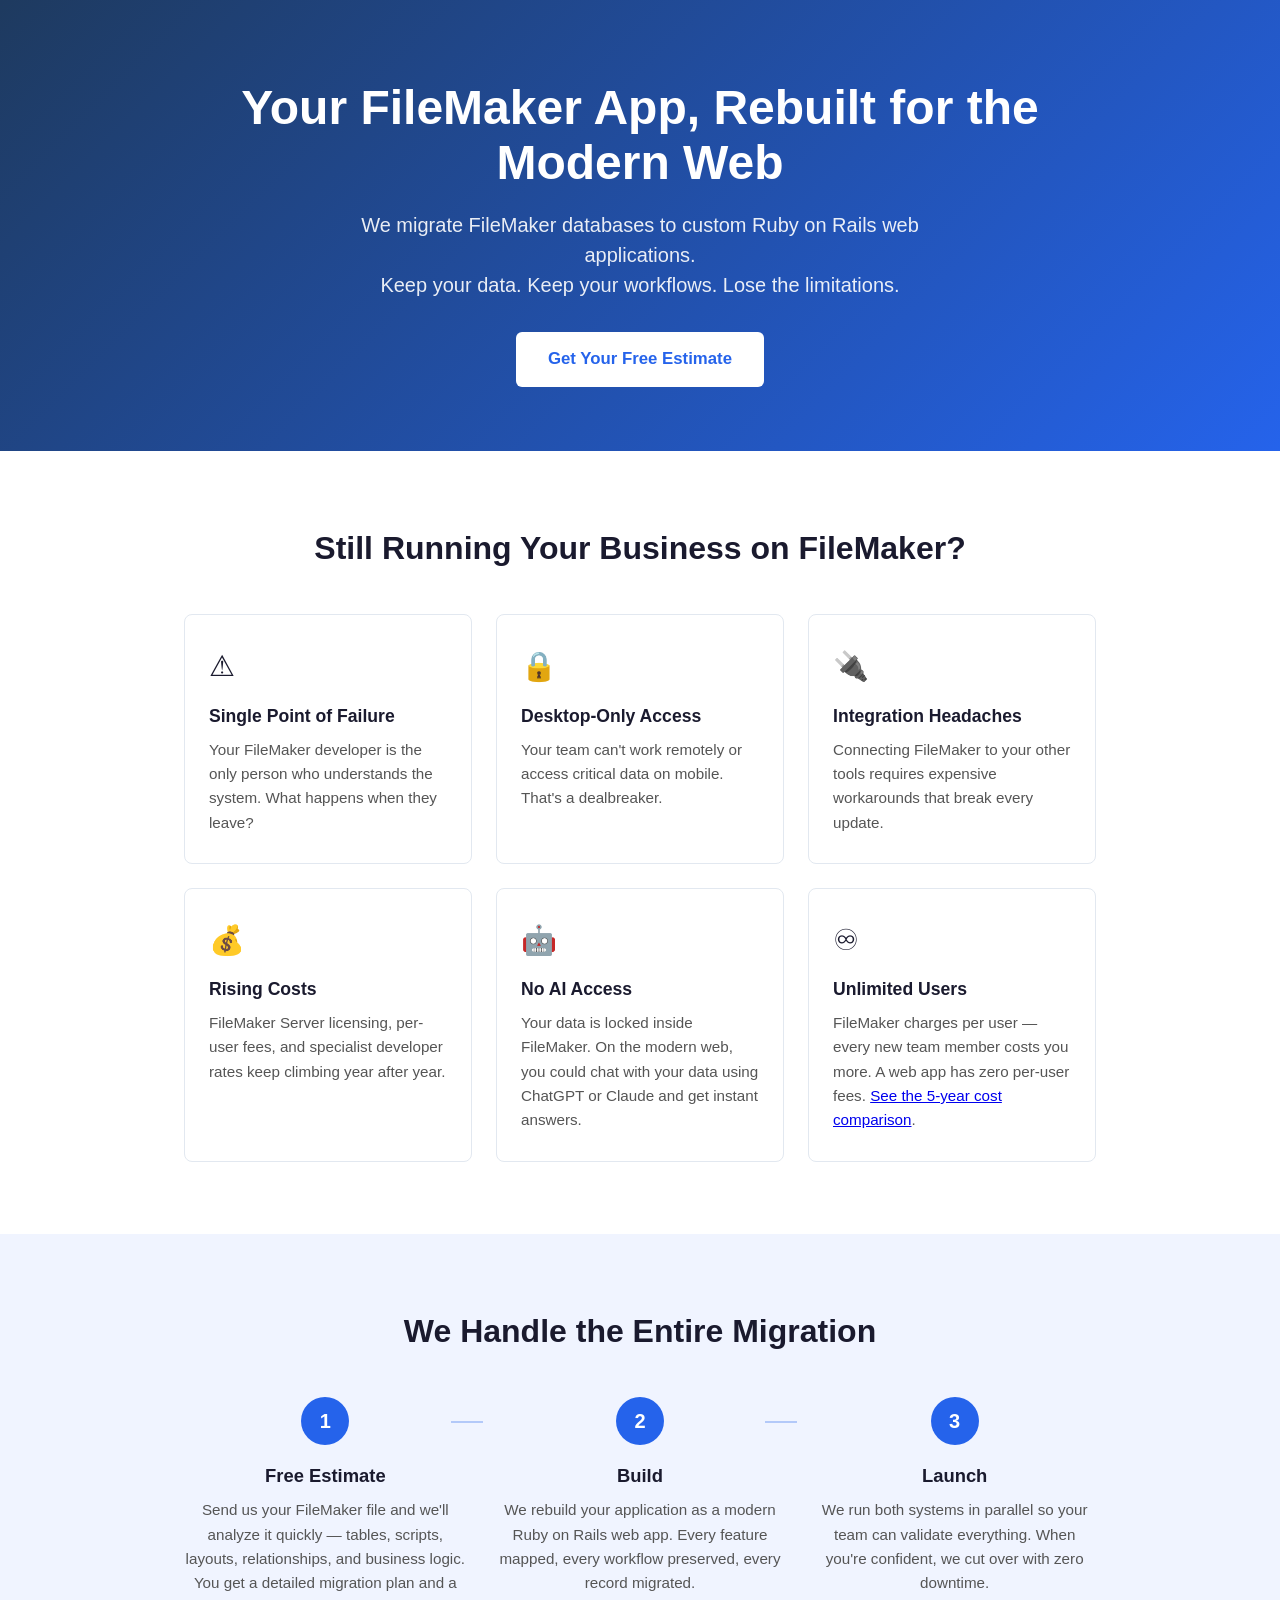
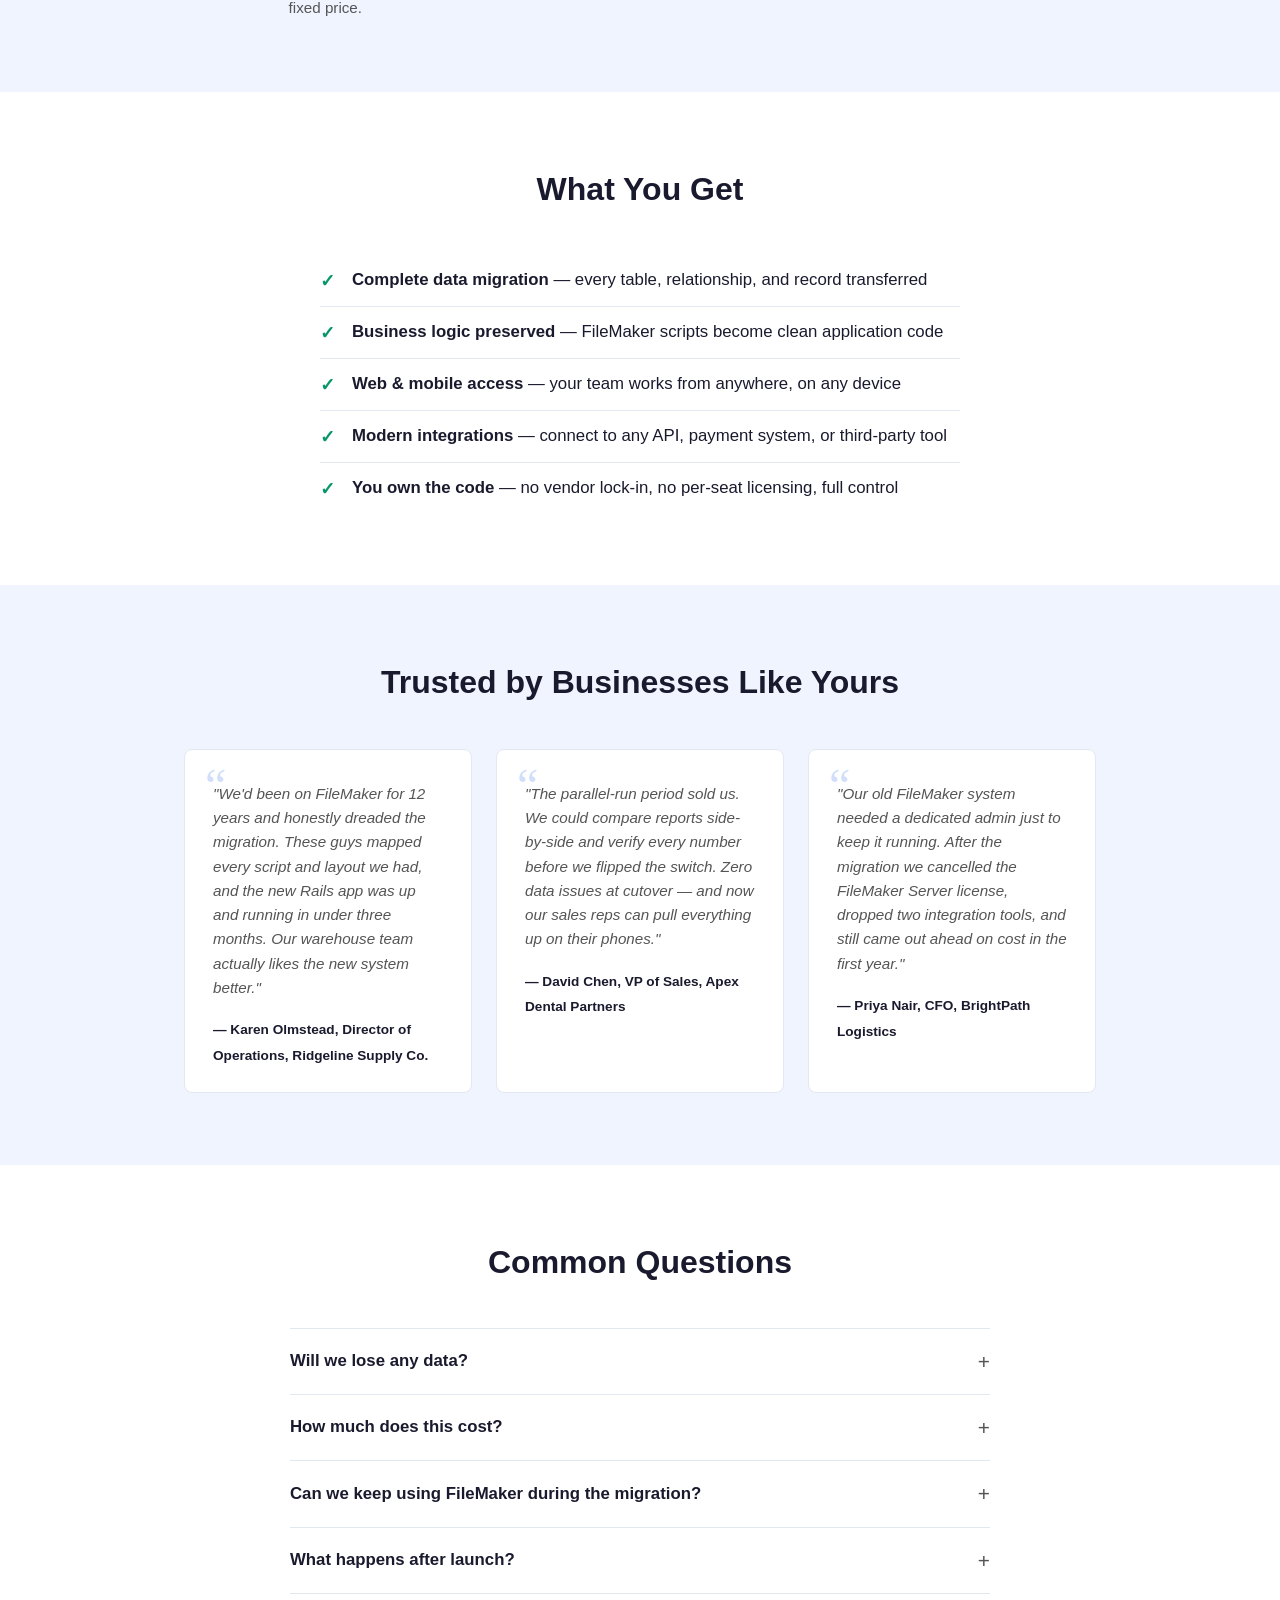
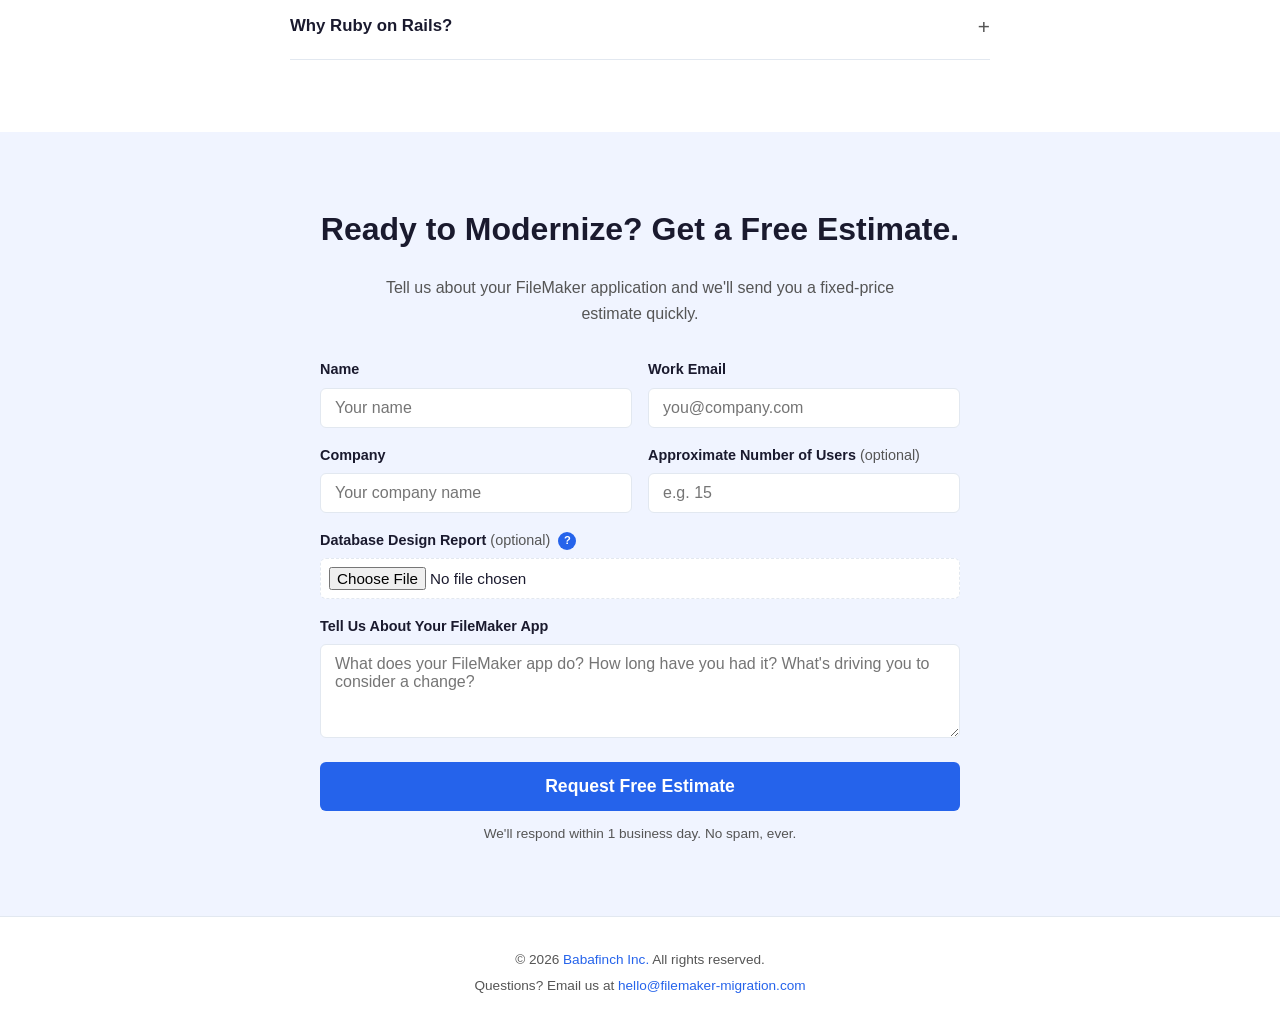
<file: index.html>
<!DOCTYPE html>
<html lang="en">
<head>
  <meta charset="UTF-8">
  <meta name="viewport" content="width=device-width, initial-scale=1.0">

  <!-- Google Ads conversion tracking -->
  <script async src="https://www.googletagmanager.com/gtag/js?id=AW-18123390845"></script>
  <script>
    window.dataLayer = window.dataLayer || [];
    function gtag(){dataLayer.push(arguments);}
    gtag('js', new Date());
    gtag('config', 'AW-18123390845');
  </script>
  <title>FileMaker to Rails Migration | Modernize Your Business App</title>
  <meta name="description" content="We migrate FileMaker databases to modern Ruby on Rails web applications. Keep your data, keep your workflows, lose the limitations. Fixed-price estimates.">
  <link rel="canonical" href="https://filemaker-migration.com/">
  <link rel="icon" href="data:image/svg+xml,<svg xmlns='http://www.w3.org/2000/svg' viewBox='0 0 100 100'><text y='.9em' font-size='90'>🔄</text></svg>">

  <!-- Open Graph -->
  <meta property="og:type" content="website">
  <meta property="og:url" content="https://filemaker-migration.com/">
  <meta property="og:title" content="FileMaker to Rails Migration | Modernize Your Business App">
  <meta property="og:description" content="We migrate FileMaker databases to modern Ruby on Rails web applications. Keep your data, keep your workflows, lose the limitations. Fixed-price estimates.">

  <!-- Twitter Card -->
  <meta name="twitter:card" content="summary">
  <meta name="twitter:title" content="FileMaker to Rails Migration | Modernize Your Business App">
  <meta name="twitter:description" content="We migrate FileMaker databases to modern Ruby on Rails web applications. Keep your data, keep your workflows, lose the limitations. Fixed-price estimates.">

  <link rel="stylesheet" href="style.css">

  <!-- Structured Data: Organization -->
  <script type="application/ld+json">
  {
    "@context": "https://schema.org",
    "@type": "Organization",
    "name": "Babafinch Inc.",
    "url": "https://babafinch.com",
    "email": "hello@filemaker-migration.com"
  }
  </script>

  <!-- Structured Data: Service -->
  <script type="application/ld+json">
  {
    "@context": "https://schema.org",
    "@type": "Service",
    "name": "FileMaker to Rails Migration",
    "description": "We migrate FileMaker databases to modern Ruby on Rails web applications. Complete data migration, business logic preservation, and zero-downtime cutover.",
    "provider": {
      "@type": "Organization",
      "name": "Babafinch Inc.",
      "url": "https://babafinch.com"
    },
    "serviceType": "Database Migration",
    "url": "https://filemaker-migration.com/"
  }
  </script>

  <!-- Structured Data: FAQPage -->
  <script type="application/ld+json">
  {
    "@context": "https://schema.org",
    "@type": "FAQPage",
    "mainEntity": [
      {
        "@type": "Question",
        "name": "Will we lose any data?",
        "acceptedAnswer": {
          "@type": "Answer",
          "text": "No. We migrate every record from your FileMaker database. We also validate the migrated data against the original to ensure nothing is lost or corrupted."
        }
      },
      {
        "@type": "Question",
        "name": "How much does this cost?",
        "acceptedAnswer": {
          "@type": "Answer",
          "text": "We provide a free estimate after reviewing your FileMaker application. Once we've scoped the work, you get a fixed price for the entire migration — no hourly billing, no surprises."
        }
      },
      {
        "@type": "Question",
        "name": "Can we keep using FileMaker during the migration?",
        "acceptedAnswer": {
          "@type": "Answer",
          "text": "Yes. We build the new system alongside your existing one. Your team continues using FileMaker until the new app is fully tested and ready. We handle the final data sync at cutover."
        }
      },
      {
        "@type": "Question",
        "name": "What happens after launch?",
        "acceptedAnswer": {
          "@type": "Answer",
          "text": "We provide documentation and training for your team. We also offer optional ongoing support and maintenance if you want us to continue managing updates and improvements."
        }
      },
      {
        "@type": "Question",
        "name": "Why Ruby on Rails?",
        "acceptedAnswer": {
          "@type": "Answer",
          "text": "Rails is a proven framework used by companies like Shopify, GitHub, and Basecamp. It's ideal for business applications: fast to develop, easy to maintain, and backed by a massive ecosystem of libraries. Your FileMaker data model maps naturally to Rails' database layer."
        }
      }
    ]
  }
  </script>
</head>
<body>

  <!-- Hero -->
  <header class="hero">
    <div class="container">
      <h1>Your FileMaker App, Rebuilt for the Modern Web</h1>
      <p class="subtitle">We migrate FileMaker databases to custom Ruby on Rails web applications.<br>Keep your data. Keep your workflows. Lose the limitations.</p>
      <a href="#contact" class="btn btn-primary">Get Your Free Estimate</a>
    </div>
  </header>

  <!-- Pain Points -->
  <section class="pain-points">
    <div class="container">
      <h2>Still Running Your Business on FileMaker?</h2>
      <div class="card-grid">
        <div class="card">
          <div class="card-icon">&#9888;</div>
          <h3>Single Point of Failure</h3>
          <p>Your FileMaker developer is the only person who understands the system. What happens when they leave?</p>
        </div>
        <div class="card">
          <div class="card-icon">&#128274;</div>
          <h3>Desktop-Only Access</h3>
          <p>Your team can't work remotely or access critical data on mobile. That's a dealbreaker.</p>
        </div>
        <div class="card">
          <div class="card-icon">&#128268;</div>
          <h3>Integration Headaches</h3>
          <p>Connecting FileMaker to your other tools requires expensive workarounds that break every update.</p>
        </div>
        <div class="card">
          <div class="card-icon">&#128176;</div>
          <h3>Rising Costs</h3>
          <p>FileMaker Server licensing, per-user fees, and specialist developer rates keep climbing year after year.</p>
        </div>
        <div class="card">
          <div class="card-icon">&#129302;</div>
          <h3>No AI Access</h3>
          <p>Your data is locked inside FileMaker. On the modern web, you could chat with your data using ChatGPT or Claude and get instant answers.</p>
        </div>
        <div class="card">
          <div class="card-icon">&#9854;</div>
          <h3>Unlimited Users</h3>
          <p>FileMaker charges per user &mdash; every new team member costs you more. A web app has zero per-user fees. <a href="/filemaker-cost-vs-web-app.html">See the 5-year cost comparison</a>.</p>
        </div>
      </div>
    </div>
  </section>

  <!-- Process -->
  <section class="process">
    <div class="container">
      <h2>We Handle the Entire Migration</h2>
      <div class="steps">
        <div class="step">
          <div class="step-number">1</div>
          <h3>Free Estimate</h3>
          <p>Send us your FileMaker file and we'll analyze it quickly &mdash; tables, scripts, layouts, relationships, and business logic. You get a detailed migration plan and a fixed price.</p>
        </div>
        <div class="step">
          <div class="step-number">2</div>
          <h3>Build</h3>
          <p>We rebuild your application as a modern Ruby on Rails web app. Every feature mapped, every workflow preserved, every record migrated.</p>
        </div>
        <div class="step">
          <div class="step-number">3</div>
          <h3>Launch</h3>
          <p>We run both systems in parallel so your team can validate everything. When you're confident, we cut over with zero downtime.</p>
        </div>
      </div>
    </div>
  </section>

  <!-- Benefits -->
  <section class="benefits">
    <div class="container">
      <h2>What You Get</h2>
      <ul class="benefit-list">
        <li><strong>Complete data migration</strong> &mdash; every table, relationship, and record transferred</li>
        <li><strong>Business logic preserved</strong> &mdash; FileMaker scripts become clean application code</li>
        <li><strong>Web &amp; mobile access</strong> &mdash; your team works from anywhere, on any device</li>
        <li><strong>Modern integrations</strong> &mdash; connect to any API, payment system, or third-party tool</li>
        <li><strong>You own the code</strong> &mdash; no vendor lock-in, no per-seat licensing, full control</li>
      </ul>
    </div>
  </section>

  <!-- Social Proof -->
  <section class="social-proof">
    <div class="container">
      <h2>Trusted by Businesses Like Yours</h2>
      <div class="testimonial-grid">
        <div class="testimonial">
          <blockquote>"We'd been on FileMaker for 12 years and honestly dreaded the migration. These guys mapped every script and layout we had, and the new Rails app was up and running in under three months. Our warehouse team actually likes the new system better."</blockquote>
          <cite>&mdash; Karen Olmstead, Director of Operations, Ridgeline Supply Co.</cite>
        </div>
        <div class="testimonial">
          <blockquote>"The parallel-run period sold us. We could compare reports side-by-side and verify every number before we flipped the switch. Zero data issues at cutover &mdash; and now our sales reps can pull everything up on their phones."</blockquote>
          <cite>&mdash; David Chen, VP of Sales, Apex Dental Partners</cite>
        </div>
        <div class="testimonial">
          <blockquote>"Our old FileMaker system needed a dedicated admin just to keep it running. After the migration we cancelled the FileMaker Server license, dropped two integration tools, and still came out ahead on cost in the first year."</blockquote>
          <cite>&mdash; Priya Nair, CFO, BrightPath Logistics</cite>
        </div>
      </div>
    </div>
  </section>

  <!-- FAQ -->
  <section class="faq">
    <div class="container">
      <h2>Common Questions</h2>
      <div class="faq-list">
        <details>
          <summary>Will we lose any data?</summary>
          <p>No. We migrate every record from your FileMaker database. We also validate the migrated data against the original to ensure nothing is lost or corrupted.</p>
        </details>
        <details>
          <summary>How much does this cost?</summary>
          <p>We provide a free estimate after reviewing your FileMaker application. Once we've scoped the work, you get a fixed price for the entire migration &mdash; no hourly billing, no surprises.</p>
        </details>
        <details>
          <summary>Can we keep using FileMaker during the migration?</summary>
          <p>Yes. We build the new system alongside your existing one. Your team continues using FileMaker until the new app is fully tested and ready. We handle the final data sync at cutover.</p>
        </details>
        <details>
          <summary>What happens after launch?</summary>
          <p>We provide documentation and training for your team. We also offer optional ongoing support and maintenance if you want us to continue managing updates and improvements.</p>
        </details>
        <details>
          <summary>Why Ruby on Rails?</summary>
          <p>Rails is a proven framework used by companies like Shopify, GitHub, and Basecamp. It's ideal for business applications: fast to develop, easy to maintain, and backed by a massive ecosystem of libraries. Your FileMaker data model maps naturally to Rails' database layer.</p>
        </details>
      </div>
    </div>
  </section>

  <!-- Contact Form -->
  <section id="contact" class="contact">
    <div class="container">
      <h2>Ready to Modernize? Get a Free Estimate.</h2>
      <p>Tell us about your FileMaker application and we'll send you a fixed-price estimate quickly.</p>
      <form class="contact-form" action="#" method="POST" id="assessmentForm" novalidate>
        <!-- Honeypot: real users leave this empty; bots fill it -->
        <div class="hp-field" aria-hidden="true">
          <label for="website">Website</label>
          <input type="text" id="website" name="website" tabindex="-1" autocomplete="off">
        </div>
        <div class="form-row">
          <div class="form-group">
            <label for="name">Name</label>
            <input type="text" id="name" name="name" required placeholder="Your name">
          </div>
          <div class="form-group">
            <label for="email">Work Email</label>
            <input type="email" id="email" name="email" required placeholder="you@company.com">
          </div>
        </div>
        <div class="form-row">
          <div class="form-group">
            <label for="company">Company</label>
            <input type="text" id="company" name="company" required placeholder="Your company name">
          </div>
          <div class="form-group">
            <label for="users">Approximate Number of Users <span class="optional">(optional)</span></label>
            <input type="text" id="users" name="users" placeholder="e.g. 15">
          </div>
        </div>
        <div class="form-group full-width">
          <label for="ddr">Database Design Report <span class="optional">(optional)</span>
            <span class="help-tip" tabindex="0" role="button" aria-label="How to generate a DDR" id="ddrHelpBtn">?</span>
          </label>
          <div class="help-tooltip" id="ddrHelp">
            <strong>How to generate:</strong> In FileMaker Pro, go to <strong>Tools &rarr; Database Design Report</strong>. Select your file, choose <strong>XML</strong> as the format, pick an output folder, and click Create.<br><br>
            <strong>How to zip:</strong><br>
            <em>Mac:</em> Right-click the DDR folder and select <strong>Compress</strong>.<br>
            <em>Windows:</em> Right-click the DDR folder, select <strong>Send to &rarr; Compressed (zipped) folder</strong>.<br><br>
            Upload the resulting .zip file here.
          </div>
          <input type="file" id="ddr" name="ddr" accept=".zip">
        </div>
        <div class="form-group full-width">
          <label for="description">Tell Us About Your FileMaker App</label>
          <textarea id="description" name="description" rows="4" required placeholder="What does your FileMaker app do? How long have you had it? What's driving you to consider a change?"></textarea>
        </div>
        <button type="submit" class="btn btn-primary">Request Free Estimate</button>
        <p class="form-note">We'll respond within 1 business day. No spam, ever.</p>
      </form>
      <div id="formSuccess" class="form-success" hidden>
        <h3>Thanks! We've received your request.</h3>
        <p>We'll review your information and get back to you within 1 business day.</p>
      </div>
    </div>
  </section>

  <!-- Footer -->
  <footer class="footer">
    <div class="container">
      <p>&copy; 2026 <a href="https://babafinch.com">Babafinch Inc.</a> All rights reserved.</p>
      <p>Questions? Email us at <a href="mailto:hello@filemaker-migration.com">hello@filemaker-migration.com</a></p>
    </div>
  </footer>

  <script src="script.js"></script>
</body>
</html>
</file>
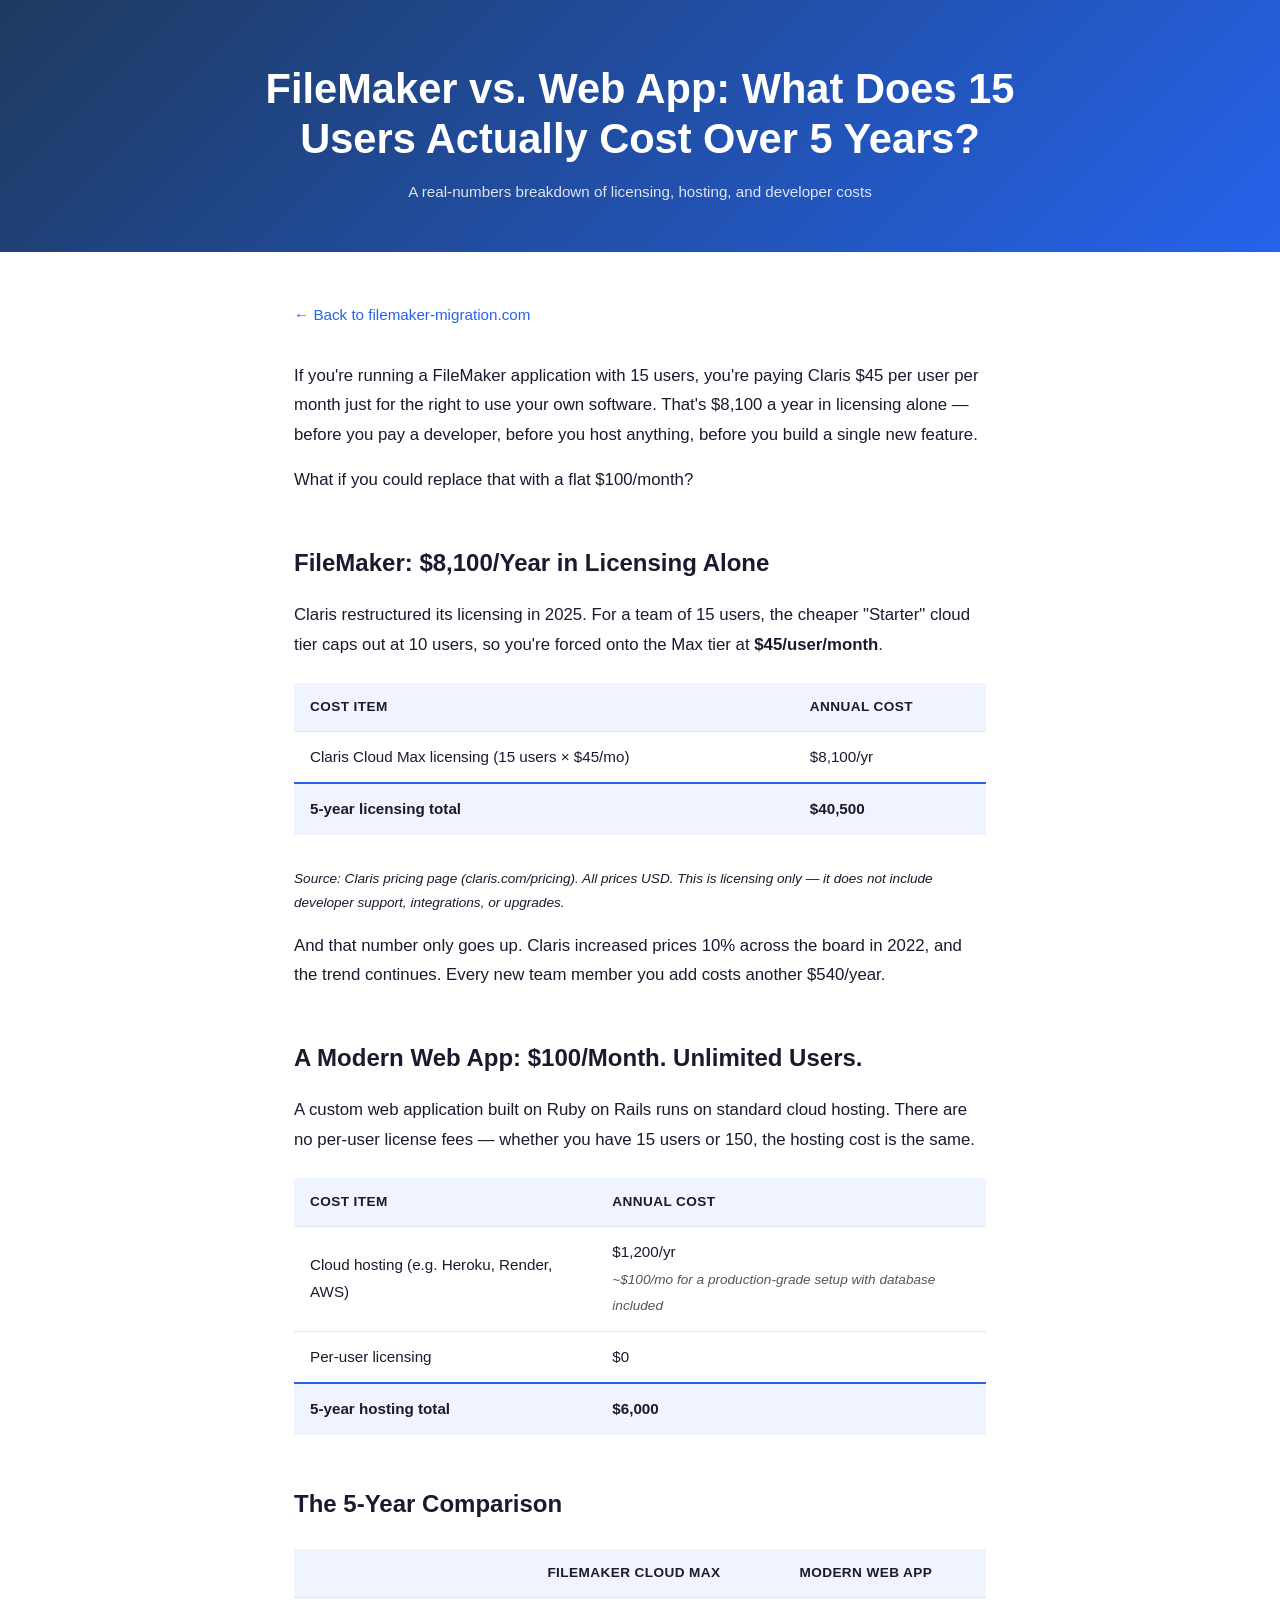
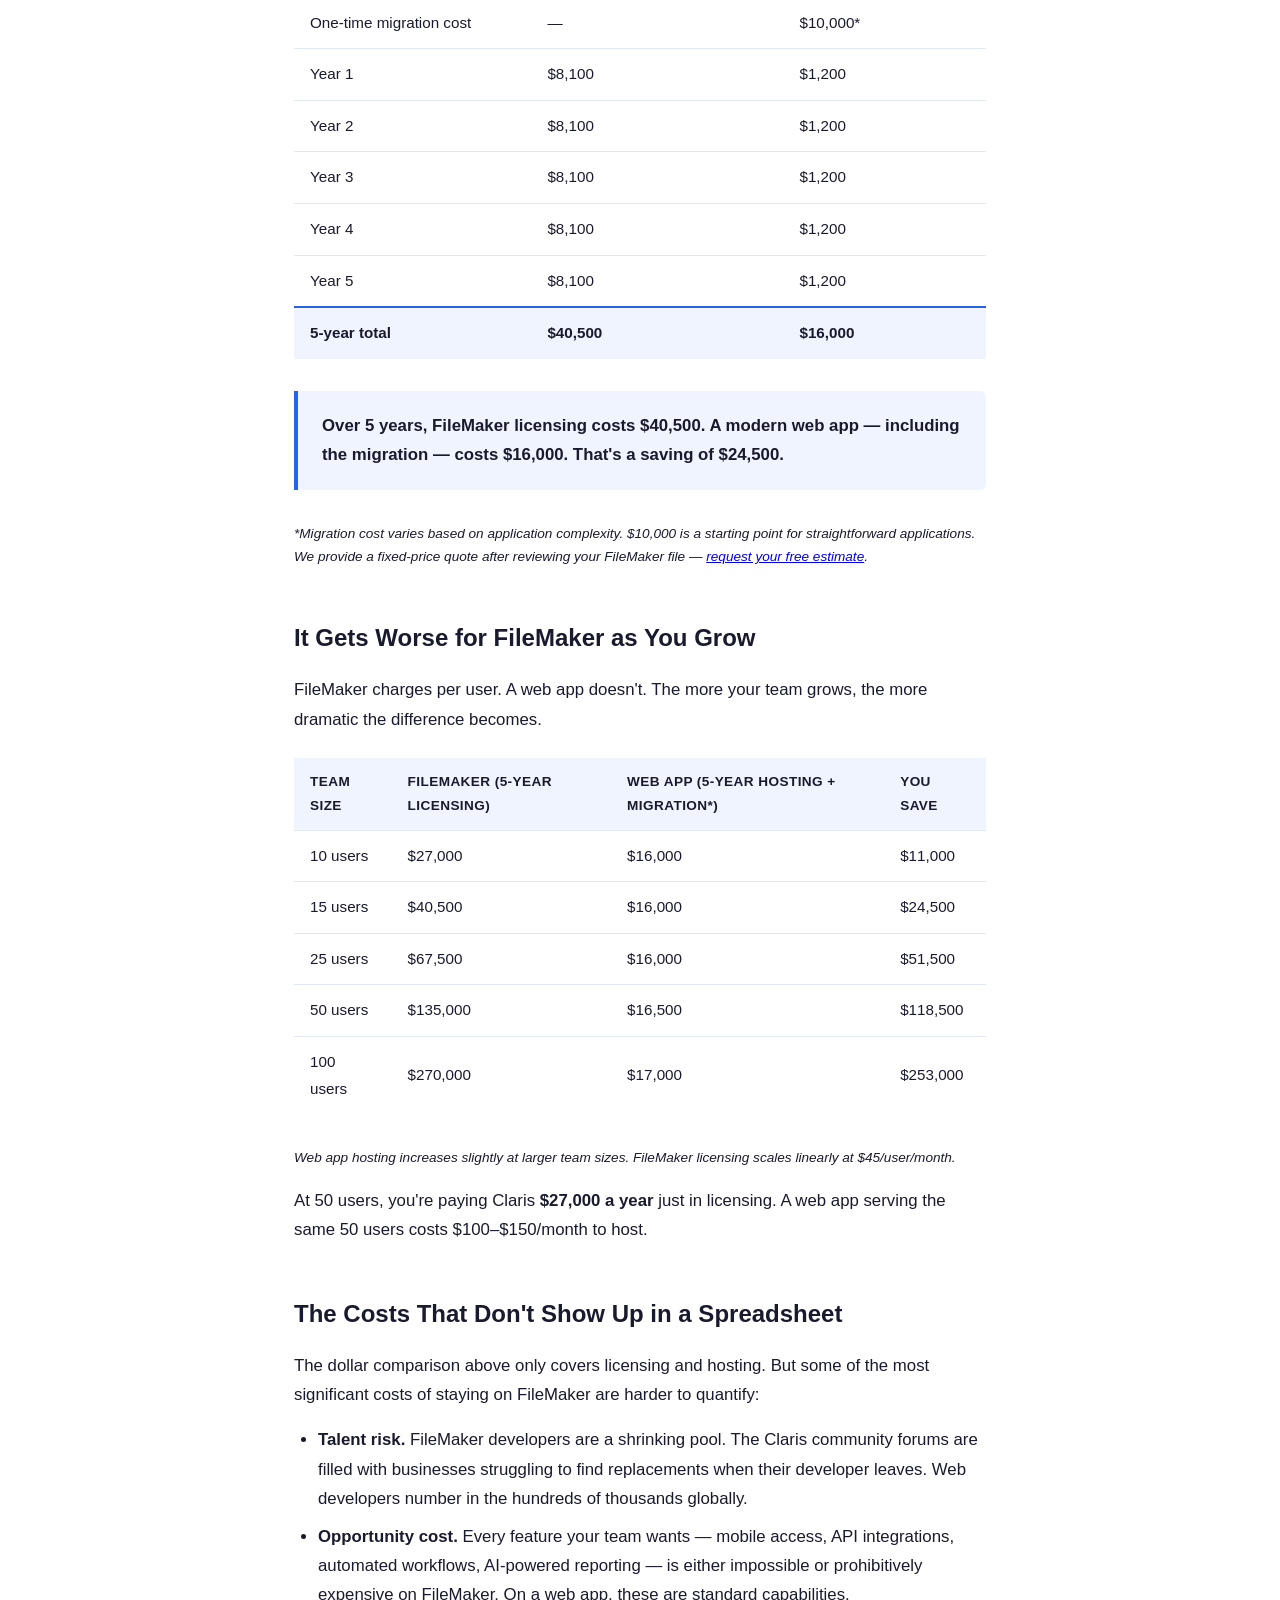
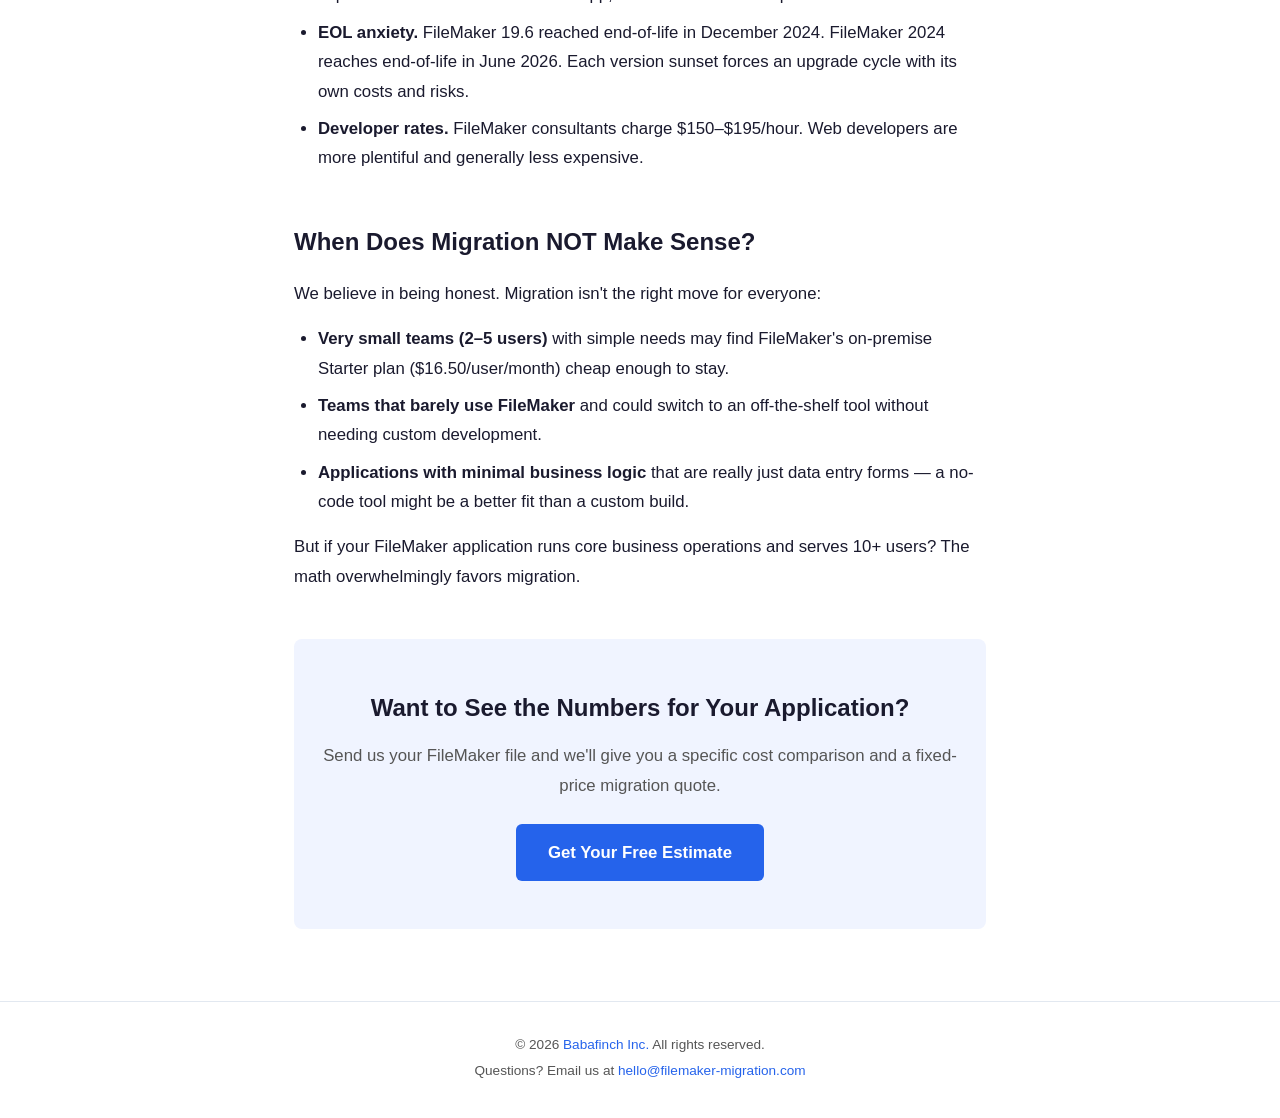
<file: filemaker-cost-vs-web-app.html>
<!DOCTYPE html>
<html lang="en">
<head>
  <meta charset="UTF-8">
  <meta name="viewport" content="width=device-width, initial-scale=1.0">

  <!-- Google Ads conversion tracking -->
  <script async src="https://www.googletagmanager.com/gtag/js?id=AW-18123390845"></script>
  <script>
    window.dataLayer = window.dataLayer || [];
    function gtag(){dataLayer.push(arguments);}
    gtag('js', new Date());
    gtag('config', 'AW-18123390845');
  </script>
  <title>FileMaker vs. Web App: A 5-Year Cost Comparison for 15 Users | FileMaker Migration</title>
  <meta name="description" content="We break down the real cost of running FileMaker for 15 users over 5 years vs. migrating to a modern web application. Licensing, hosting, developer rates, and hidden costs compared side by side.">
  <link rel="canonical" href="https://filemaker-migration.com/filemaker-cost-vs-web-app.html">
  <link rel="icon" href="data:image/svg+xml,<svg xmlns='http://www.w3.org/2000/svg' viewBox='0 0 100 100'><text y='.9em' font-size='90'>🔄</text></svg>">

  <!-- Open Graph -->
  <meta property="og:type" content="article">
  <meta property="og:url" content="https://filemaker-migration.com/filemaker-cost-vs-web-app.html">
  <meta property="og:title" content="FileMaker vs. Web App: A 5-Year Cost Comparison for 15 Users">
  <meta property="og:description" content="We break down the real cost of running FileMaker for 15 users over 5 years vs. migrating to a modern web application.">

  <link rel="stylesheet" href="style.css">

  <style>
    .article-header {
      padding: 64px 24px 48px;
      background: linear-gradient(135deg, #1e3a5f 0%, #2563eb 100%);
      color: #fff;
    }
    .article-header h1 {
      font-size: clamp(1.8rem, 4.5vw, 2.6rem);
      font-weight: 800;
      line-height: 1.2;
      max-width: 780px;
      margin: 0 auto 16px;
      text-align: center;
    }
    .article-header .article-meta {
      text-align: center;
      opacity: 0.85;
      font-size: 0.95rem;
    }
    .article-body {
      max-width: 740px;
      margin: 0 auto;
      padding: 48px 24px 72px;
      font-size: 1.05rem;
      line-height: 1.75;
    }
    .article-body h2 {
      font-size: 1.5rem;
      margin: 48px 0 16px;
      color: var(--color-text);
    }
    .article-body h3 {
      font-size: 1.2rem;
      margin: 32px 0 12px;
      color: var(--color-text);
    }
    .article-body p {
      margin-bottom: 16px;
      color: var(--color-text);
    }
    .article-body ul, .article-body ol {
      margin: 0 0 16px 24px;
      color: var(--color-text);
    }
    .article-body li {
      margin-bottom: 8px;
    }
    .cost-table {
      width: 100%;
      border-collapse: collapse;
      margin: 24px 0 32px;
      font-size: 0.95rem;
    }
    .cost-table th, .cost-table td {
      padding: 12px 16px;
      text-align: left;
      border-bottom: 1px solid var(--color-border);
    }
    .cost-table th {
      background: var(--color-accent-bg);
      font-weight: 700;
      font-size: 0.85rem;
      text-transform: uppercase;
      letter-spacing: 0.03em;
      color: var(--color-text);
    }
    .cost-table td {
      color: var(--color-text);
    }
    .cost-table tr:last-child td {
      border-bottom: none;
    }
    .cost-table .total-row {
      font-weight: 700;
      background: var(--color-accent-bg);
    }
    .cost-table .total-row td {
      border-top: 2px solid var(--color-primary);
    }
    .highlight-box {
      background: var(--color-accent-bg);
      border-left: 4px solid var(--color-primary);
      padding: 20px 24px;
      margin: 24px 0 32px;
      border-radius: 0 6px 6px 0;
    }
    .highlight-box p {
      margin-bottom: 0;
      font-weight: 600;
    }
    .source-note {
      font-size: 0.85rem;
      color: var(--color-text-light);
      font-style: italic;
    }
    .article-cta {
      text-align: center;
      padding: 48px 24px;
      background: var(--color-accent-bg);
      border-radius: 8px;
      margin: 48px 0 0;
    }
    .article-cta h2 {
      margin-top: 0;
      margin-bottom: 12px;
    }
    .article-cta p {
      margin-bottom: 24px;
      color: var(--color-text-light);
    }
    .back-link {
      display: inline-block;
      margin-bottom: 32px;
      color: var(--color-primary);
      text-decoration: none;
      font-size: 0.95rem;
    }
    .back-link:hover {
      text-decoration: underline;
    }
    @media (max-width: 600px) {
      .cost-table {
        font-size: 0.85rem;
      }
      .cost-table th, .cost-table td {
        padding: 8px 10px;
      }
    }
  </style>

  <!-- Structured Data: Article -->
  <script type="application/ld+json">
  {
    "@context": "https://schema.org",
    "@type": "Article",
    "headline": "FileMaker vs. Web App: A 5-Year Cost Comparison for 15 Users",
    "description": "A detailed cost comparison of running FileMaker for 15 users versus migrating to a modern web application hosted on Heroku.",
    "author": {
      "@type": "Organization",
      "name": "Babafinch Inc.",
      "url": "https://babafinch.com"
    },
    "publisher": {
      "@type": "Organization",
      "name": "Babafinch Inc.",
      "url": "https://babafinch.com"
    },
    "datePublished": "2026-04-27",
    "url": "https://filemaker-migration.com/filemaker-cost-vs-web-app.html"
  }
  </script>
</head>
<body>

  <header class="article-header">
    <div class="container">
      <h1>FileMaker vs. Web App: What Does 15 Users Actually Cost Over 5 Years?</h1>
      <p class="article-meta">A real-numbers breakdown of licensing, hosting, and developer costs</p>
    </div>
  </header>

  <article class="article-body">
    <a href="/" class="back-link">&larr; Back to filemaker-migration.com</a>

    <p>If you're running a FileMaker application with 15 users, you're paying Claris $45 per user per month just for the right to use your own software. That's $8,100 a year in licensing alone &mdash; before you pay a developer, before you host anything, before you build a single new feature.</p>

    <p>What if you could replace that with a flat $100/month?</p>

    <h2>FileMaker: $8,100/Year in Licensing Alone</h2>

    <p>Claris restructured its licensing in 2025. For a team of 15 users, the cheaper "Starter" cloud tier caps out at 10 users, so you're forced onto the Max tier at <strong>$45/user/month</strong>.</p>

    <table class="cost-table">
      <thead>
        <tr>
          <th>Cost Item</th>
          <th>Annual Cost</th>
        </tr>
      </thead>
      <tbody>
        <tr>
          <td>Claris Cloud Max licensing (15 users &times; $45/mo)</td>
          <td>$8,100/yr</td>
        </tr>
        <tr class="total-row">
          <td>5-year licensing total</td>
          <td>$40,500</td>
        </tr>
      </tbody>
    </table>

    <p class="source-note">Source: Claris pricing page (claris.com/pricing). All prices USD. This is licensing only &mdash; it does not include developer support, integrations, or upgrades.</p>

    <p>And that number only goes up. Claris increased prices 10% across the board in 2022, and the trend continues. Every new team member you add costs another $540/year.</p>

    <h2>A Modern Web App: $100/Month. Unlimited Users.</h2>

    <p>A custom web application built on Ruby on Rails runs on standard cloud hosting. There are no per-user license fees &mdash; whether you have 15 users or 150, the hosting cost is the same.</p>

    <table class="cost-table">
      <thead>
        <tr>
          <th>Cost Item</th>
          <th>Annual Cost</th>
        </tr>
      </thead>
      <tbody>
        <tr>
          <td>Cloud hosting (e.g. Heroku, Render, AWS)</td>
          <td>$1,200/yr<br><span class="source-note">~$100/mo for a production-grade setup with database included</span></td>
        </tr>
        <tr>
          <td>Per-user licensing</td>
          <td>$0</td>
        </tr>
        <tr class="total-row">
          <td>5-year hosting total</td>
          <td>$6,000</td>
        </tr>
      </tbody>
    </table>

    <h2>The 5-Year Comparison</h2>

    <table class="cost-table">
      <thead>
        <tr>
          <th></th>
          <th>FileMaker Cloud Max</th>
          <th>Modern Web App</th>
        </tr>
      </thead>
      <tbody>
        <tr>
          <td>One-time migration cost</td>
          <td>&mdash;</td>
          <td>$10,000*</td>
        </tr>
        <tr>
          <td>Year 1</td>
          <td>$8,100</td>
          <td>$1,200</td>
        </tr>
        <tr>
          <td>Year 2</td>
          <td>$8,100</td>
          <td>$1,200</td>
        </tr>
        <tr>
          <td>Year 3</td>
          <td>$8,100</td>
          <td>$1,200</td>
        </tr>
        <tr>
          <td>Year 4</td>
          <td>$8,100</td>
          <td>$1,200</td>
        </tr>
        <tr>
          <td>Year 5</td>
          <td>$8,100</td>
          <td>$1,200</td>
        </tr>
        <tr class="total-row">
          <td>5-year total</td>
          <td>$40,500</td>
          <td>$16,000</td>
        </tr>
      </tbody>
    </table>

    <div class="highlight-box">
      <p>Over 5 years, FileMaker licensing costs $40,500. A modern web app &mdash; including the migration &mdash; costs $16,000. That's a saving of $24,500.</p>
    </div>

    <p class="source-note">*Migration cost varies based on application complexity. $10,000 is a starting point for straightforward applications. We provide a fixed-price quote after reviewing your FileMaker file &mdash; <a href="/#contact">request your free estimate</a>.</p>

    <h2>It Gets Worse for FileMaker as You Grow</h2>

    <p>FileMaker charges per user. A web app doesn't. The more your team grows, the more dramatic the difference becomes.</p>

    <table class="cost-table">
      <thead>
        <tr>
          <th>Team Size</th>
          <th>FileMaker (5-Year Licensing)</th>
          <th>Web App (5-Year Hosting + Migration*)</th>
          <th>You Save</th>
        </tr>
      </thead>
      <tbody>
        <tr>
          <td>10 users</td>
          <td>$27,000</td>
          <td>$16,000</td>
          <td>$11,000</td>
        </tr>
        <tr>
          <td>15 users</td>
          <td>$40,500</td>
          <td>$16,000</td>
          <td>$24,500</td>
        </tr>
        <tr>
          <td>25 users</td>
          <td>$67,500</td>
          <td>$16,000</td>
          <td>$51,500</td>
        </tr>
        <tr>
          <td>50 users</td>
          <td>$135,000</td>
          <td>$16,500</td>
          <td>$118,500</td>
        </tr>
        <tr>
          <td>100 users</td>
          <td>$270,000</td>
          <td>$17,000</td>
          <td>$253,000</td>
        </tr>
      </tbody>
    </table>

    <p class="source-note">Web app hosting increases slightly at larger team sizes. FileMaker licensing scales linearly at $45/user/month.</p>

    <p>At 50 users, you're paying Claris <strong>$27,000 a year</strong> just in licensing. A web app serving the same 50 users costs $100&ndash;$150/month to host.</p>

    <h2>The Costs That Don't Show Up in a Spreadsheet</h2>

    <p>The dollar comparison above only covers licensing and hosting. But some of the most significant costs of staying on FileMaker are harder to quantify:</p>

    <ul>
      <li><strong>Talent risk.</strong> FileMaker developers are a shrinking pool. The Claris community forums are filled with businesses struggling to find replacements when their developer leaves. Web developers number in the hundreds of thousands globally.</li>
      <li><strong>Opportunity cost.</strong> Every feature your team wants &mdash; mobile access, API integrations, automated workflows, AI-powered reporting &mdash; is either impossible or prohibitively expensive on FileMaker. On a web app, these are standard capabilities.</li>
      <li><strong>EOL anxiety.</strong> FileMaker 19.6 reached end-of-life in December 2024. FileMaker 2024 reaches end-of-life in June 2026. Each version sunset forces an upgrade cycle with its own costs and risks.</li>
      <li><strong>Developer rates.</strong> FileMaker consultants charge $150&ndash;$195/hour. Web developers are more plentiful and generally less expensive.</li>
    </ul>

    <h2>When Does Migration NOT Make Sense?</h2>

    <p>We believe in being honest. Migration isn't the right move for everyone:</p>

    <ul>
      <li><strong>Very small teams (2&ndash;5 users)</strong> with simple needs may find FileMaker's on-premise Starter plan ($16.50/user/month) cheap enough to stay.</li>
      <li><strong>Teams that barely use FileMaker</strong> and could switch to an off-the-shelf tool without needing custom development.</li>
      <li><strong>Applications with minimal business logic</strong> that are really just data entry forms &mdash; a no-code tool might be a better fit than a custom build.</li>
    </ul>

    <p>But if your FileMaker application runs core business operations and serves 10+ users? The math overwhelmingly favors migration.</p>

    <div class="article-cta">
      <h2>Want to See the Numbers for Your Application?</h2>
      <p>Send us your FileMaker file and we'll give you a specific cost comparison and a fixed-price migration quote.</p>
      <a href="/#contact" class="btn btn-primary">Get Your Free Estimate</a>
    </div>
  </article>

  <footer class="footer">
    <div class="container">
      <p>&copy; 2026 <a href="https://babafinch.com">Babafinch Inc.</a> All rights reserved.</p>
      <p>Questions? Email us at <a href="mailto:hello@filemaker-migration.com">hello@filemaker-migration.com</a></p>
    </div>
  </footer>

</body>
</html>
</file>
<file: style.css>
*, *::before, *::after {
  margin: 0;
  padding: 0;
  box-sizing: border-box;
}

:root {
  --color-bg: #ffffff;
  --color-text: #1a1a2e;
  --color-text-light: #555;
  --color-primary: #2563eb;
  --color-primary-dark: #1d4ed8;
  --color-accent-bg: #f0f4ff;
  --color-card-bg: #ffffff;
  --color-border: #e2e8f0;
  --color-success: #059669;
  --font-sans: -apple-system, BlinkMacSystemFont, "Segoe UI", Roboto, "Helvetica Neue", Arial, sans-serif;
  --max-width: 960px;
}

html {
  scroll-behavior: smooth;
}

body {
  font-family: var(--font-sans);
  color: var(--color-text);
  line-height: 1.6;
  background: var(--color-bg);
}

.container {
  max-width: var(--max-width);
  margin: 0 auto;
  padding: 0 24px;
}

/* Hero */
.hero {
  padding: 80px 24px 64px;
  text-align: center;
  background: linear-gradient(135deg, #1e3a5f 0%, #2563eb 100%);
  color: #fff;
}

.hero h1 {
  font-size: clamp(2rem, 5vw, 3rem);
  font-weight: 800;
  line-height: 1.15;
  margin-bottom: 20px;
}

.hero .subtitle {
  font-size: clamp(1.05rem, 2.5vw, 1.25rem);
  opacity: 0.9;
  max-width: 640px;
  margin: 0 auto 32px;
  line-height: 1.5;
}

/* Buttons */
.btn {
  display: inline-block;
  padding: 14px 32px;
  border-radius: 6px;
  font-size: 1.05rem;
  font-weight: 600;
  text-decoration: none;
  cursor: pointer;
  border: none;
  transition: background 0.2s, transform 0.1s;
}

.btn-primary {
  background: var(--color-primary);
  color: #fff;
}

.btn-primary:hover {
  background: var(--color-primary-dark);
}

.btn-primary:active {
  transform: scale(0.98);
}

.btn:focus-visible {
  outline: 2px solid var(--color-primary);
  outline-offset: 2px;
}

.hero .btn:focus-visible {
  outline-color: #fff;
}

.hero .btn-primary {
  background: #fff;
  color: var(--color-primary);
}

.hero .btn-primary:hover {
  background: #f0f4ff;
}

/* Pain Points */
.pain-points {
  padding: 72px 24px;
}

.pain-points h2,
.process h2,
.benefits h2,
.social-proof h2,
.faq h2,
.contact h2 {
  text-align: center;
  font-size: clamp(1.5rem, 3.5vw, 2rem);
  margin-bottom: 40px;
}

.card-grid {
  display: grid;
  grid-template-columns: repeat(auto-fit, minmax(220px, 1fr));
  gap: 24px;
}

.card {
  background: var(--color-card-bg);
  border: 1px solid var(--color-border);
  border-radius: 8px;
  padding: 28px 24px;
  transition: box-shadow 0.2s, transform 0.2s;
}

.card:hover {
  box-shadow: 0 4px 16px rgba(0,0,0,0.08);
  transform: translateY(-2px);
}

.card-icon {
  font-size: 1.8rem;
  margin-bottom: 12px;
}

.card h3 {
  font-size: 1.1rem;
  margin-bottom: 8px;
}

.card p {
  color: var(--color-text-light);
  font-size: 0.95rem;
}

/* Process Steps */
.process {
  padding: 72px 24px;
  background: var(--color-accent-bg);
}

.steps {
  display: grid;
  grid-template-columns: repeat(auto-fit, minmax(240px, 1fr));
  gap: 32px;
}

.step {
  text-align: center;
  position: relative;
}

.step:not(:last-child)::after {
  content: "";
  position: absolute;
  top: 24px;
  right: -16px;
  width: 32px;
  height: 2px;
  background: var(--color-primary);
  opacity: 0.3;
}

.step-number {
  display: inline-flex;
  align-items: center;
  justify-content: center;
  width: 48px;
  height: 48px;
  background: var(--color-primary);
  color: #fff;
  font-size: 1.25rem;
  font-weight: 700;
  border-radius: 50%;
  margin-bottom: 16px;
}

.step h3 {
  font-size: 1.15rem;
  margin-bottom: 8px;
}

.step p {
  color: var(--color-text-light);
  font-size: 0.95rem;
  max-width: 300px;
  margin: 0 auto;
}

/* Benefits */
.benefits {
  padding: 72px 24px;
}

.benefit-list {
  list-style: none;
  max-width: 640px;
  margin: 0 auto;
}

.benefit-list li {
  padding: 12px 0 12px 32px;
  position: relative;
  font-size: 1.05rem;
  border-bottom: 1px solid var(--color-border);
}

.benefit-list li:last-child {
  border-bottom: none;
}

.benefit-list li::before {
  content: "\2713";
  position: absolute;
  left: 0;
  color: var(--color-success);
  font-weight: 700;
  font-size: 1.1rem;
}

/* Social Proof */
.social-proof {
  padding: 72px 24px;
  background: var(--color-accent-bg);
}

.testimonial-grid {
  display: grid;
  grid-template-columns: repeat(auto-fit, minmax(280px, 1fr));
  gap: 24px;
}

.testimonial {
  background: var(--color-card-bg);
  border: 1px solid var(--color-border);
  border-radius: 8px;
  padding: 32px 28px 24px;
  position: relative;
  transition: box-shadow 0.2s;
}

.testimonial:hover {
  box-shadow: 0 4px 16px rgba(0,0,0,0.08);
}

.testimonial::before {
  content: "\201C";
  position: absolute;
  top: 12px;
  left: 20px;
  font-size: 3rem;
  line-height: 1;
  color: var(--color-primary);
  opacity: 0.2;
  font-family: Georgia, serif;
}

.testimonial blockquote {
  font-style: italic;
  color: var(--color-text-light);
  margin-bottom: 16px;
  font-size: 0.95rem;
  line-height: 1.6;
}

.testimonial cite {
  font-style: normal;
  font-size: 0.85rem;
  font-weight: 600;
  color: var(--color-text);
}

/* FAQ */
.faq {
  padding: 72px 24px;
}

.faq-list {
  max-width: 700px;
  margin: 0 auto;
}

details {
  border-bottom: 1px solid var(--color-border);
  padding: 16px 0;
}

details:first-child {
  border-top: 1px solid var(--color-border);
}

summary {
  font-weight: 600;
  font-size: 1.05rem;
  cursor: pointer;
  list-style: none;
  display: flex;
  justify-content: space-between;
  align-items: center;
}

summary::-webkit-details-marker {
  display: none;
}

summary:focus-visible {
  outline: 2px solid var(--color-primary);
  outline-offset: 2px;
  border-radius: 4px;
}

summary::after {
  content: "+";
  font-size: 1.3rem;
  font-weight: 400;
  color: var(--color-text-light);
  transition: transform 0.2s;
}

details[open] summary::after {
  content: "\2212";
}

details p {
  margin-top: 12px;
  color: var(--color-text-light);
  font-size: 0.95rem;
  line-height: 1.6;
}

/* Contact Form */
.contact {
  padding: 72px 24px;
  background: var(--color-accent-bg);
}

.contact > .container > p {
  text-align: center;
  color: var(--color-text-light);
  max-width: 560px;
  margin: -20px auto 32px;
}

.contact-form {
  max-width: 640px;
  margin: 0 auto;
}

/* Honeypot — hidden from real users, visible to naive bots */
.hp-field {
  position: absolute;
  left: -10000px;
  width: 1px;
  height: 1px;
  overflow: hidden;
}

.form-error {
  margin-top: 12px;
  padding: 12px 14px;
  border-radius: 6px;
  background: #fef2f2;
  border: 1px solid #fecaca;
  color: #991b1b;
  font-size: 0.9rem;
  text-align: center;
}

.upload-status {
  margin-top: 12px;
  text-align: center;
  color: var(--color-text-light);
  font-size: 0.9rem;
}

button[disabled] {
  opacity: 0.6;
  cursor: not-allowed;
}

.form-row {
  display: grid;
  grid-template-columns: 1fr 1fr;
  gap: 16px;
  margin-bottom: 16px;
}

.form-group {
  display: flex;
  flex-direction: column;
}

.form-group.full-width {
  margin-bottom: 16px;
}

label {
  font-weight: 600;
  font-size: 0.9rem;
  margin-bottom: 6px;
}

.optional {
  font-weight: 400;
  color: var(--color-text-light);
}

/* Help tooltip */
.help-tip {
  display: inline-flex;
  align-items: center;
  justify-content: center;
  width: 18px;
  height: 18px;
  background: var(--color-primary);
  color: #fff;
  font-size: 0.7rem;
  font-weight: 700;
  border-radius: 50%;
  cursor: help;
  position: relative;
  vertical-align: middle;
  margin-left: 4px;
}

.help-tooltip {
  display: none;
  margin-top: 10px;
  width: 100%;
  background: var(--color-accent-bg);
  color: var(--color-text);
  font-size: 0.85rem;
  font-weight: 400;
  line-height: 1.6;
  padding: 14px 16px;
  border-radius: 6px;
  border: 1px solid var(--color-border);
}

.help-tooltip.visible {
  display: block;
}

input, textarea {
  font-family: var(--font-sans);
  font-size: 1rem;
  padding: 10px 14px;
  border: 1px solid var(--color-border);
  border-radius: 6px;
  background: #fff;
  transition: border-color 0.2s;
}

input:focus, textarea:focus {
  outline: none;
  border-color: var(--color-primary);
  box-shadow: 0 0 0 3px rgba(37, 99, 235, 0.1);
}

textarea {
  resize: vertical;
}

input[type="file"] {
  font-size: 0.95rem;
  padding: 8px;
  border: 1px dashed var(--color-border);
  cursor: pointer;
}

input[type="file"]:focus-visible {
  outline: 2px solid var(--color-primary);
  outline-offset: 2px;
}

.contact-form .btn-primary {
  width: 100%;
  padding: 14px;
  font-size: 1.1rem;
  margin-top: 8px;
}

.form-note {
  text-align: center;
  color: var(--color-text-light);
  font-size: 0.85rem;
  margin-top: 12px;
}

.form-success {
  text-align: center;
  padding: 32px;
  max-width: 640px;
  margin: 0 auto;
}

.form-success h3 {
  color: var(--color-success);
  margin-bottom: 8px;
}

/* Footer */
.footer {
  padding: 32px 24px;
  text-align: center;
  color: var(--color-text-light);
  font-size: 0.85rem;
  border-top: 1px solid var(--color-border);
}

.footer p {
  margin-bottom: 4px;
}

.footer a {
  color: var(--color-primary);
  text-decoration: none;
}

.footer a:hover {
  text-decoration: underline;
}

/* Responsive */
@media (max-width: 600px) {
  .hero {
    padding: 56px 20px 48px;
  }

  .form-row {
    grid-template-columns: 1fr;
  }

  .card-grid {
    grid-template-columns: 1fr;
  }

  .testimonial-grid {
    grid-template-columns: 1fr;
  }

  .step:not(:last-child)::after {
    display: none;
  }
}
</file>
